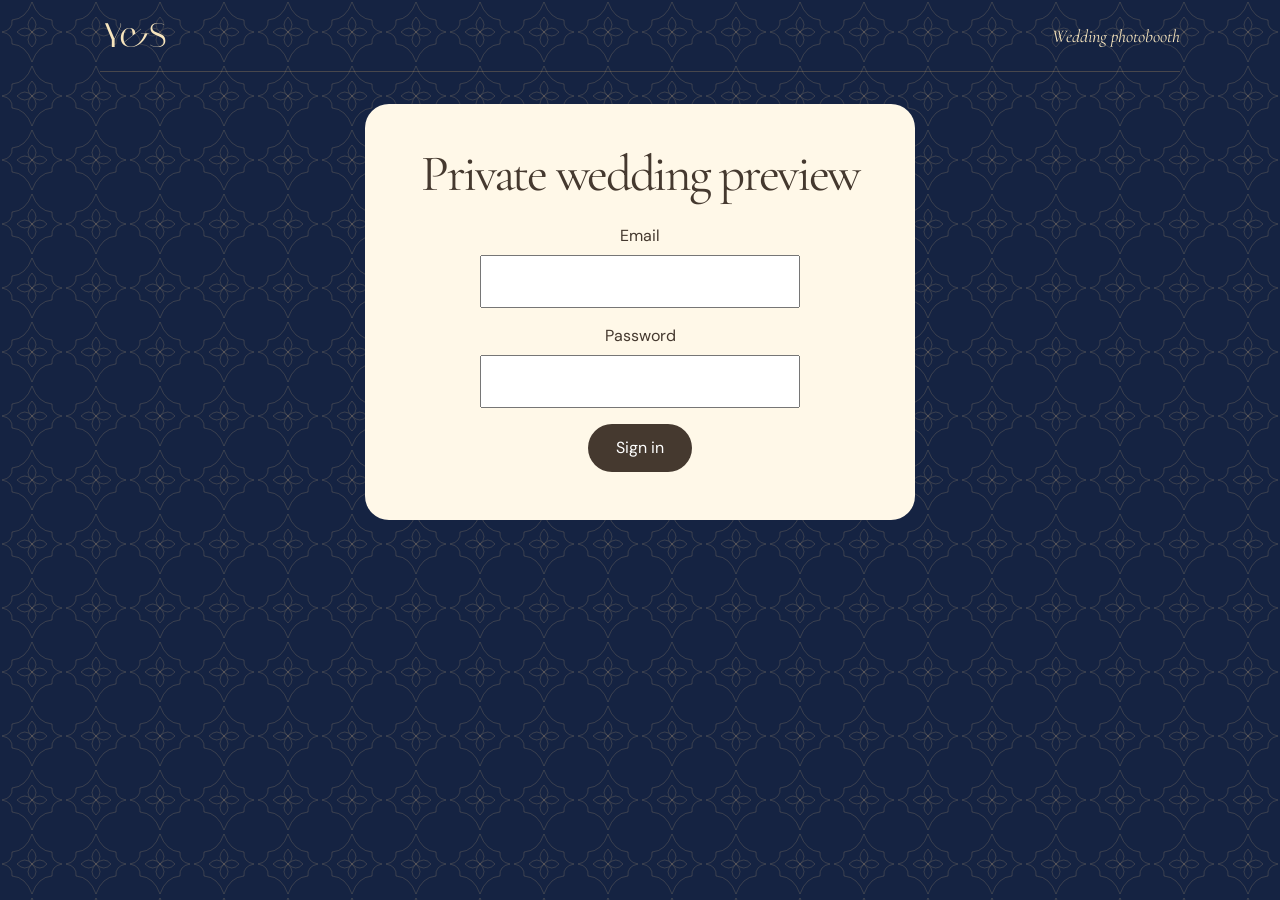
<file: index.html>
<!doctype html><html lang="en"><head><script>if(location.hostname==="test.yoghenshalini.com" && location.protocol!=="https:") location.replace("https://test.yoghenshalini.com"+location.pathname+location.search);</script><script>if(location.port==="4173")location.replace(location.protocol+"//"+location.hostname+":4174/")</script><meta charset="utf-8"><meta name="viewport" content="width=device-width, initial-scale=1, viewport-fit=cover"><meta name="theme-color" content="#152342"><title>Yoghender &amp; Shalini · Wedding Photobooth</title><link rel="stylesheet" href="https://fonts.googleapis.com/css2?family=Cormorant+Garamond:ital,wght@0,400;1,400&amp;family=DM+Sans:wght@400;500;600&amp;family=Italiana&amp;display=swap"><link rel="stylesheet" href="style.css"><link rel="stylesheet" href="/ceremony.css"></head><body><div id="private-login"><header><span class="seal">Y&amp;S</span><span>Wedding photobooth</span></header><main><section class="signin"><h2>Private wedding preview</h2><form><label>Email<input name="email" type="email" required autocomplete="username"></label><label>Password<input name="password" type="password" required autocomplete="current-password"></label><button>Sign in</button><p role="status"></p></form></section></main></div><div hidden id="private-app" data-scripts="/motion.js,/garden.js,/booth.js">
<header><span class="seal">Y<span>&</span>S</span><span>Wedding photobooth</span></header>
<main><canvas id="garden" width="800" height="920" hidden></canvas><section id="home">
<div class="portrait"><img width="768" height="1075" fetchpriority="high" alt="A couple in a royal-blue saree and off-white jippa leaning together in the afternoon light by forest-green shutters and a maroon courtyard wall." ></div>
<div class="invitation"><p class="eyebrow">The wedding of</p><h1>Yoghender<br><i>&amp; Shalini</i></h1><p class="tamil" lang="ta">திருமணம்</p><p class="note">We’re so glad you’re here. Pull someone close and take home four little memories of our wedding.</p><button id="enter">Let’s celebrate</button></div></section>
<section hidden id="camera" aria-label="Wedding camera">
<div class="camera-top"><button id="back" aria-label="Back to invitation">×</button><h2>Wedding camera</h2><span>3 sec</span></div>
<div class="view"><video muted autoplay playsinline></video><strong id="count"></strong><div id="progress" aria-hidden="true"><b></b><b></b><b></b><b></b></div></div>
<div class="deck"><p id="status" role="status"></p><fieldset id="filter"><legend>Photo filter</legend></fieldset>
<div class="shutter-row"><span class="mode">PHOTO</span><button id="nativePhoto" hidden type="button" aria-label="Take four photos individually using the phone camera">Phone camera</button><input id="nativeFile" type="file" accept="image/*" capture="user" hidden><button id="shoot" aria-label="Start four-shot countdown"></button><button id="flip" aria-label="Switch camera"><svg viewBox="0 0 24 24" fill="none" stroke="currentColor" stroke-width="1.7" aria-hidden="true"><path d="M3 11a9 9 0 0 1 15-6l3 3m0-5v5h-5M21 13a9 9 0 0 1-15 6l-3-3m0 5v-5h5"/></svg></button></div></div></section>
<section hidden id="processing"><p class="eyebrow">Yoghender &amp; Shalini</p><h2>Preparing your keepsake…</h2></section>
<section hidden id="result"><h2>Your wedding keepsake</h2><img id="print" alt="Your four wedding portraits in a floral Story frame"><a class="button" id="download" download="Yoghender-and-Shalini-wedding.jpg">Download photo</a><p id="saveStatus" role="status"></p><button hidden id="retrySave">Retry gallery save</button><button class="link" id="again">Rejoin the celebration</button></section></main>
</div><script type="module" src="/hosted.js"></script></body></html>
</file>
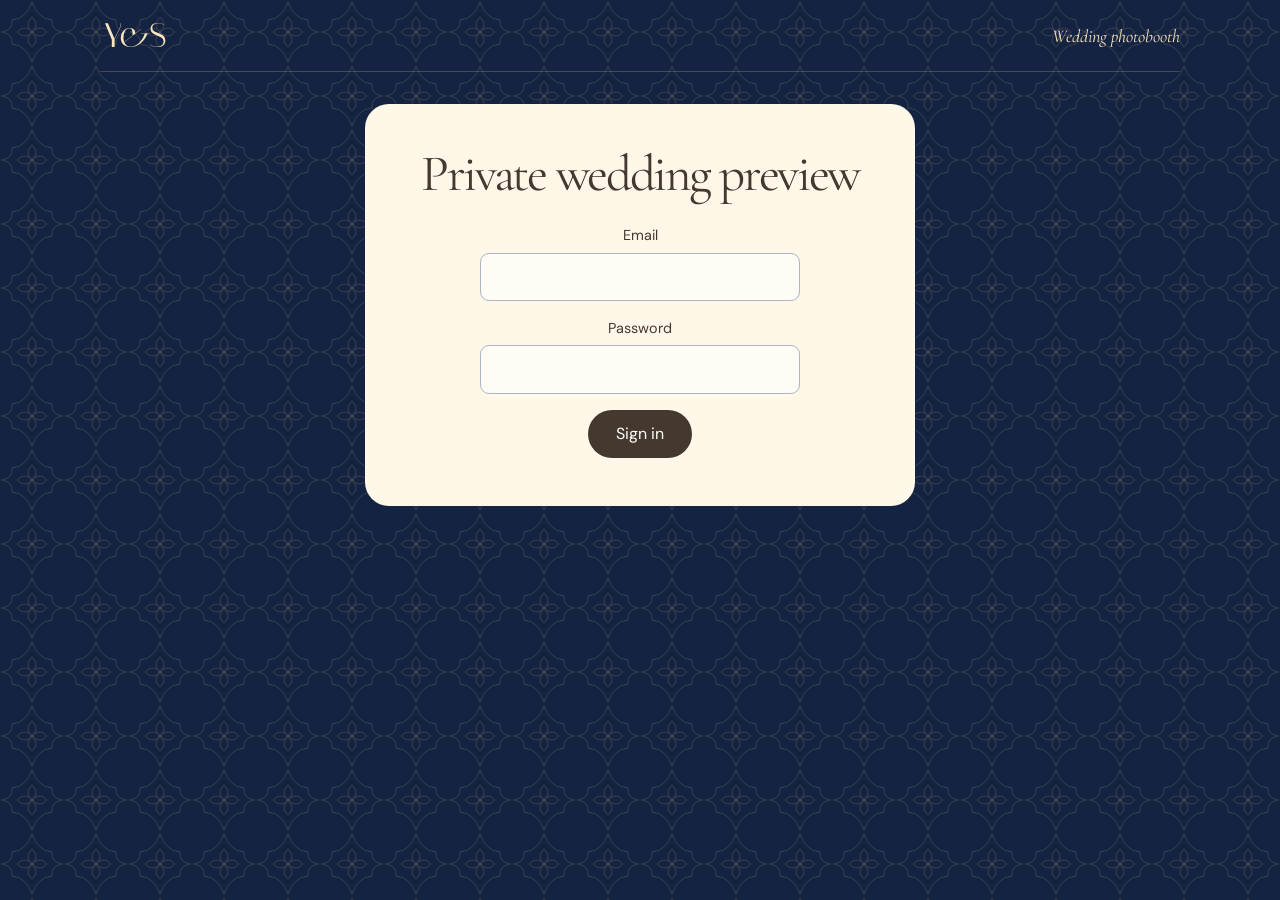
<file: gallery/index.html>
<!doctype html><html lang="en"><head><script>if(location.hostname==="test.yoghenshalini.com" && location.protocol!=="https:") location.replace("https://test.yoghenshalini.com"+location.pathname+location.search);</script><meta charset="utf-8"><meta name="viewport" content="width=device-width,initial-scale=1, viewport-fit=cover"><meta name="theme-color" content="#152342"><title>Wedding gallery · Yoghender &amp; Shalini</title><link rel="stylesheet" href="https://fonts.googleapis.com/css2?family=Cormorant+Garamond:ital,wght@0,400;1,400&amp;family=DM+Sans:wght@400;500;600&amp;family=Italiana&amp;display=swap"><link rel="stylesheet" href="/style.css"><link rel="stylesheet" href="gallery.css"><link rel="stylesheet" href="/ceremony.css"></head><body><div id="private-login"><header><span class="seal">Y&amp;S</span><span>Wedding photobooth</span></header><main><section class="signin"><h2>Private wedding preview</h2><form><label>Email<input name="email" type="email" required autocomplete="username"></label><label>Password<input name="password" type="password" required autocomplete="current-password"></label><button>Sign in</button><p role="status"></p></form></section></main></div><div hidden id="private-app" data-scripts="/motion.js,/garden.js,/gallery-cloud.js"><header><span class="seal">Y<span>&</span>S</span><span>Wedding gallery</span></header><main>
<div id="gate"><div class="art"><canvas id="garden" width="800" height="920" aria-hidden="true"></canvas></div><form><p class="eyebrow">Yoghender &amp; Shalini</p><h1>The wedding<br><i>gallery</i></h1><p>Enter the gallery PIN to find your photos.</p><label for="pin">Gallery PIN</label><input id="pin" type="password" inputmode="numeric" required autocomplete="current-password"><button>Open gallery</button><p role="status" id="error"></p></form></div>
<div id="album" hidden><div class="heading"><div><p class="eyebrow">Yoghender &amp; Shalini</p><h2>Wedding gallery</h2></div><button id="logout" class="light">Sign out</button></div><p id="hint"></p><div id="grid"></div></div></main>
<dialog><div class="heading"><h2>Your keepsake</h2><button class="light" id="close">Close</button></div><img id="large" alt="Selected four-shot wedding keepsake"><div id="actions"><button id="share">Share photo</button><a class="link" id="download" download="wedding-keepsake.jpg">Download</a></div><div hidden id="sharing"><img id="qr" alt="QR code for the selected keepsake"><div><strong>Scan to save</strong><p id="instructions">Connect to the same Wi-Fi and scan with your phone.</p><button id="air" class="light">Share via AirDrop</button><small id="airHint"></small></div></div></dialog>
</div><script type="module" src="/hosted.js"></script></body></html>
</file>
<file: style.css>
:root{--ink:#203e78;--paper:#faf8f2;color:var(--ink);background:var(--paper);font:16px/1.55 "Avenir Next",Arial,sans-serif}*{box-sizing:border-box}[hidden]{display:none!important}body{margin:0;background:radial-gradient(ellipse at 16% 55%,#e9edf16b,transparent 55%),var(--paper);min-height:100svh}header{margin:0 auto;width:min(91%,1250px);height:80px;border-bottom:1px solid #203e7835;display:flex;align-items:center;justify-content:space-between;font:italic 18px Georgia,serif}.seal{font:italic 31px Georgia;letter-spacing:-3px}.seal span{font-size:16px}main{max-width:1240px;margin:auto;padding:32px clamp(18px,4vw,60px)}#home{min-height:min(77svh,850px);display:grid;grid-template-columns:1fr 1fr;align-items:center;gap:6%}.art canvas{width:100%;display:block;max-height:74svh;object-fit:contain}.invitation{text-align:center}.eyebrow{text-transform:uppercase;letter-spacing:.26em;font-size:.8rem;font-weight:600}h1,h2{font-family:Georgia,serif;font-weight:400}h1{font-size:clamp(4rem,6.8vw,7.2rem);letter-spacing:-.07em;line-height:1;margin:22px 0 14px}h1 i{font-family:"Snell Roundhand","Apple Chancery",Georgia,cursive;font-weight:400;letter-spacing:-.055em}.tamil{font-size:1.1rem;color:#5e7190}.rule{display:flex;align-items:center;justify-content:center;gap:12px;color:#a28854}.rule:before,.rule:after{content:"";width:55px;height:1px;background:#bbac8c}.note{max-width:360px;margin:18px auto 25px;color:#46546b}button,.button,select{font:inherit;border-radius:30px}button,.button{display:inline-block;cursor:pointer;padding:13px 27px;border:1px solid transparent;background:var(--ink);color:white;text-decoration:none}button:hover,.button:hover{filter:brightness(1.16)}button:disabled{opacity:.54;cursor:default}.light,select{color:var(--ink);border:1px solid #b5bfd1;background:#ffffff80;padding:9px 15px}.link{display:block;margin:8px auto;background:transparent;color:var(--ink);text-decoration:underline;text-underline-offset:4px}section:not(#home){max-width:550px;margin:auto;text-align:center}h2{font-size:clamp(2rem,5vw,3.2rem);letter-spacing:-.045em;line-height:1.1;margin:10px 0 22px}.view{position:relative;overflow:hidden;border-radius:15px;aspect-ratio:4/3;background:#232d40}video{width:100%;height:100%;object-fit:cover}#count{position:absolute;inset:0;display:grid;place-items:center;color:white;text-shadow:0 1px 12px #000;font:5rem Georgia}.toolbar{display:flex;justify-content:center;align-items:center;gap:12px;flex-wrap:wrap;margin:14px auto}#print{display:block;max-width:100%;max-height:60svh;margin:0 auto 18px;box-shadow:0 8px 32px #1d355329}#processing{padding:20vh 0}@media(max-width:680px){header{height:56px}main{padding:18px 16px 28px}#home{display:flex;flex-direction:column;gap:12px}.art{width:min(100%,255px)}.art canvas{height:clamp(160px,27svh,255px)}h1{font-size:clamp(3.3rem,13vw,5rem);margin:9px 0}.eyebrow,.tamil{margin:6px}.note{margin:12px auto 18px;max-width:330px}.rule{margin-top:8px}}
body{background:radial-gradient(ellipse at 18% 56%,#e9dccd80,transparent 62%),#faf7ef}
body.shooting{background:#121515;color:#fff}body.shooting>header{display:none}body.shooting main{padding:0;max-width:none}
#camera{max-width:510px;min-height:100svh;margin:auto;display:flex;align-items:center;flex-direction:column;justify-content:center;padding:env(safe-area-inset-top) 10px max(8px,env(safe-area-inset-bottom));box-sizing:border-box}
.camera-top,.deck{width:min(100%,420px)}.camera-top,.shutter-row{display:flex;align-items:center;justify-content:space-between}.camera-top{padding:5px 0}.camera-top h2{font:italic 21px Georgia;margin:0}.camera-top span{color:#e0c38d;font-size:.83rem}.camera-top button,#flip{background:#313735;color:white;width:44px;height:44px;padding:0}.camera-top button{font-size:26px}.view{flex:none;aspect-ratio:2/3;width:min(100%,420px,calc((100svh - 250px) * .6667));min-width:165px;border-radius:5px;background:radial-gradient(ellipse at 50% 32%,#354642,#1f2725 60%,#131a18)}#progress{position:absolute;bottom:12px;left:50%;transform:translateX(-50%);display:flex;gap:5px;background:#101513a8;padding:7px 10px;border-radius:18px}#progress b{width:10px;height:4px;background:#bbc0bb;border-radius:3px}#progress .done{background:#efc87d}
#filter{border:0;margin:4px 0;padding:0;display:flex;justify-content:center;gap:6px}#filter legend{position:absolute;clip-path:inset(50%);width:1px;height:1px;overflow:hidden}#filter button{background:transparent;border:1px solid transparent;padding:5px 8px;color:#d3d8d3;font-size:14px;min-height:44px;border-radius:12px}#filter button:before{content:'';display:block;margin:0 auto 3px;width:25px;height:13px;border-radius:3px;background:linear-gradient(145deg,#eadbb9 35%,#b66e53 36% 58%,#566851 59%);filter:var(--look)}#filter button[aria-pressed=true]{border-color:#bc9a61;color:#f6d59a;background:#292c25}#status{font-size:14px;line-height:1.3;margin:8px 0;color:#dfded4}#shoot{width:66px;height:66px;border:3px solid white;padding:4px;background:#fcfaf4;background-clip:content-box;border-radius:50%}#shoot:active{transform:scale(.94)}#flip svg{width:23px;vertical-align:middle}.shutter-row{display:grid;grid-template-columns:1fr auto 1fr;justify-items:center;margin:6px auto 0}.mode{font-weight:600;letter-spacing:.12em;font-size:12px;color:#ebc579}#camera button:focus-visible{outline:3px solid #e9c57f;outline-offset:2px}
@keyframes ink-appear{from{opacity:0;transform:translateY(7px)}to{opacity:1;transform:translateY(0)}}
@keyframes screen-out{to{opacity:0}}
@keyframes screen-in{from{opacity:0}}
@media(prefers-reduced-motion:no-preference){
 .invitation h1,#gate h1{animation:ink-appear 1.15s cubic-bezier(.2,.68,.25,1) both}
 .invitation .tamil,.invitation .note,#gate form>p:not(.eyebrow){animation:ink-appear .95s .16s ease-out both}
 ::view-transition-old(root){animation:screen-out .23s ease-in both}
 ::view-transition-new(root){animation:screen-in .43s .16s ease-out both}
}
#home{position:relative;max-width:1000px;margin:0 auto;grid-template-columns:minmax(0,.9fr) minmax(0,1.1fr);gap:0;min-height:auto;background:#f7efdf;border:1px solid #c8b595;box-shadow:0 12px 50px #57472a10}
.portrait{position:relative;background:#7c8460;border:8px solid #eee4cd;outline:1px solid #a29573;outline-offset:-5px}.portrait img{width:100%;display:block;height:clamp(475px,72svh,720px);object-fit:cover;object-position:55% 63%}
#home .invitation{padding:24px clamp(16px,3vw,54px)}#home .eyebrow{color:#7f4638}#home h1{font-size:clamp(3.6rem,6.2vw,6.3rem)}#home .tamil{display:flex;justify-content:center;gap:12px;align-items:center;color:#795641}#home .tamil:before,#home .tamil:after{content:'';width:30px;height:1px;background:#b39974}#home .note{max-width:310px}#enter{background:#264b46}
#camera{max-width:900px}.camera-top,.deck{width:min(100%,720px)}#camera .view{aspect-ratio:3/4;width:min(100%,480px,calc((100svh - 250px) * .75))}.shutter-row{max-width:410px}
@media(max-width:680px){#home{display:block;max-width:440px}.portrait{border-width:5px}.portrait img{height:clamp(215px,36svh,330px);object-position:50% 27%}#home .invitation{padding:18px 16px 23px}#home h1{font-size:clamp(2.9rem,11vw,4.5rem);line-height:1.03}#home h1 br{display:none}#home h1 i{display:block}#home .note{margin:10px auto 15px}#home .eyebrow{margin-top:0}}
</file>
<file: ceremony.css>
:root{--lotus:url("data:image/svg+xml,%3Csvg%20xmlns%3D%22http%3A//www.w3.org/2000/svg%22%20viewBox%3D%220%200%20120%2048%22%20fill%3D%22none%22%20stroke%3D%22%23aa824c%22%20stroke-width%3D%221.35%22%3E%3Cpath%20d%3D%22M4%2033q14%206%2027-1t20%200m18%200q10-6%2020%200t27%201M37%2019q14-1%2023%2016-18%201-23-16zm46%200q-14-1-23%2016%2018%201%2023-16zM60%207q-13%2015%200%2026%2013-11%200-26zM46%2011q12%204%2014%2022m14-22q-12%204-14%2022M50%2039q10%205%2020%200%22/%3E%3Ccircle%20cx%3D%224%22%20cy%3D%2233%22%20r%3D%222%22/%3E%3Ccircle%20cx%3D%22116%22%20cy%3D%2233%22%20r%3D%222%22/%3E%3C/svg%3E");--weave:url("data:image/svg+xml,%3Csvg%20xmlns%3D%22http%3A//www.w3.org/2000/svg%22%20width%3D%2264%22%20height%3D%2264%22%20viewBox%3D%220%200%2064%2064%22%20fill%3D%22none%22%20stroke%3D%22%23d6b780%22%20stroke-opacity%3D%22.24%22%20stroke-width%3D%22.8%22%3E%3Cpath%20d%3D%22M32%202q6%2017%2020%2018-1%2010%2010%2012-11%202-10%2012-14%201-20%2018-6-17-20-18%201-10-10-12%2011-2%2010-12Q26%2019%2032%202Z%22/%3E%3Cpath%20d%3D%22M32%2017q-8%208%200%2015%208-7%200-15zm0%2015q-8%208%200%2015%208-7%200-15zm-15%200q8-8%2015%200-7%208-15%200zm15%200q8-8%2015%200-7%208-15%200z%22/%3E%3C/svg%3E");--royal:#152342;--wine:#602f35;--brass:#b59356;--sheet:#fff8e8;--lift:0 2px 3px #120c091a,0 10px 22px #131d1538,0 32px 58px -24px #0d1e18a8}
/* Woven surround and ivory invitation paper. */
body,body.shooting{background:var(--weave);background-color:var(--royal)}
header{height:72px;color:#f7e5bd;border-color:#b798614f;width:min(90%,1080px)}
header .seal{border:1px solid #bb9c6380;border-radius:50%;width:46px;height:46px;text-align:center;line-height:44px;font-size:25px;box-shadow:inset 0 0 0 3px #233e33,inset 0 0 0 4px #c3ad763a}
#home,#gate,#album,#result,#processing,dialog{
 background:radial-gradient(ellipse at top left,#fffdf5,transparent 64%),linear-gradient(130deg,#efe3ca,#fff8e9 54%,#f0e2c8);color:var(--ink);
 border:1px solid #c7a468;border-radius:30px;box-shadow:inset 0 0 0 5px #faf2de,inset 0 0 0 6px #ba976c8c,var(--lift)
}
#home{padding:clamp(22px,3.5vw,50px);gap:clamp(20px,3vw,48px);max-width:1050px;grid-template-columns:1fr 1fr}
.portrait{border:0;outline:0;border-radius:48% 48% 20px 20px;overflow:hidden;background:#755841;padding:5px;box-shadow:0 0 0 1px #987144,0 0 0 3px #f8e9cd,0 0 0 4px #b49869,0 14px 24px -8px #47311d88}
.portrait img{border-radius:inherit;height:clamp(420px,63svh,640px);object-position:50% 38%}
.portrait:after{content:'';position:absolute;inset:5px;border-radius:inherit;pointer-events:none;box-shadow:inset 0 0 22px #2616094d}
#home .invitation{padding:0} .invitation:before,#gate form:before,#processing:before,#result:before{content:'';display:block;width:92px;height:38px;background:var(--lotus) center/contain no-repeat;margin:0 auto 18px}
#home h1{font-size:clamp(3.8rem,6vw,6.4rem);color:#243b60}#home h1 i{color:var(--wine)}#home .note{color:#5c5145}
#enter,#gate form button,#download.button,#share,#retrySave{background:linear-gradient(#784249,#54272e);color:#fff6de;border:1px solid #a58157;box-shadow:inset 0 1px #ffffff35,0 3px 0 #43262c,0 8px 14px #653f302a}
#gate,#album,#result,#processing{padding:clamp(24px,4vw,48px)}#gate{min-height:65svh}#album .heading{border-bottom:1px solid #bfaa87;padding-bottom:18px}
#grid button{border:1px solid #c7ae84;background:#fff8e9;border-radius:16px;box-shadow:0 7px 18px #492c1e22}#grid img,#large,#print{border-radius:10px}
dialog{padding:25px}dialog::backdrop{background:#101b39e0}#result #print{max-height:54svh}#processing{margin:12svh auto}
body.shooting main{padding:10px}
#camera{width:min(100%,520px);min-height:calc(100svh - 20px);border-radius:26px;padding:8px clamp(10px,3vw,22px) max(12px,env(safe-area-inset-bottom));border:1px solid #af93624f;background:linear-gradient(155deg,#ffffff0d,transparent 70%),var(--royal);box-shadow:inset 0 1px #f1d2a52b,var(--lift)}
.camera-top{color:#f6e6c6;padding:5px 0 10px}.camera-top h2{font-size:24px}.camera-top button,#flip{background:#1b3262;border:1px solid #b596615e;box-shadow:inset 0 1px #ffffff18,0 3px 8px #0003}
#camera .view{border-radius:20px;background:#101d3a;box-shadow:0 0 0 1px #bc9e65,0 0 0 4px #101d3a,0 8px 24px #0005;width:min(100%,460px,calc((100svh - 272px) * .75))}
#camera video{object-fit:cover;display:block}#camera .deck{margin-top:12px}.shutter-row{margin-top:10px}#shoot{border-color:#d9bb83;background-color:#fff1d4;box-shadow:0 5px 12px #08181096}
#filter button[aria-pressed=true]{background:var(--wine);border-color:#d7b57e;color:#fff4da}#filter button{border-radius:13px}#status{color:#f1e8d6}
@media(max-width:680px){
 header{height:56px}header .seal{height:36px;width:36px;line-height:34px;font-size:21px}
 main{padding:16px 12px 28px}#home{padding:19px 18px 25px;border-radius:25px}
 .portrait{border-radius:44% 44% 14px 14px;padding:3px}.portrait img{height:clamp(200px,32svh,280px);object-position:50% 25%}
 #home .invitation{padding:14px 0 0}.invitation:before{width:66px;height:25px;margin:0 auto 4px}#home h1{font-size:clamp(2.8rem,11vw,4rem)}
 #gate{gap:0}#gate form:before{margin-bottom:6px}#album{padding:20px}dialog{padding:20px}
}
/* Flat controls. Depth belongs to the surface underneath each control. */
button,.button,#enter,#gate form button,#download.button,#share,#retrySave,#filter button,.camera-top button,#flip,#shoot,.light{
 box-sizing:border-box;max-inline-size:100%;min-inline-size:0;
 text-align:center;line-height:1.25;overflow-wrap:anywhere;
}
#enter,#gate form button,#download.button,#share,#retrySave{
 background:#67343c;border:1px solid transparent;border-radius:14px;
 box-shadow:0 4px 10px #442c281f;padding:14px 26px;
}
.light,.camera-top button,#flip{box-shadow:0 2px 6px #10251e26}
.camera-top button,#flip,#shoot{
 display:inline-grid;place-items:center;padding:0;aspect-ratio:1;border-radius:50%;flex-shrink:0
}
#shoot{padding:4px;box-shadow:0 3px 8px #0d211b40}
#flip svg{display:block;width:21px;height:21px}
.seal{display:inline-flex;align-items:center;justify-content:center;gap:1px;flex-shrink:0;letter-spacing:-1px;white-space:nowrap}
header .seal{font-size:21px;line-height:1;box-shadow:none}.seal span{font-size:11px;line-height:1}
#filter{flex-wrap:wrap}#filter button{min-width:52px;padding-inline:7px}
#actions,.heading{flex-wrap:wrap}#actions>*{flex-shrink:1}
#sharing>div,.heading>div,.invitation,form{min-width:0}
#sharing{flex-wrap:wrap}#sharing>div{flex:1 1 160px}
button:focus-visible,.button:focus-visible,a:focus-visible{outline:3px solid #ae8646;outline-offset:3px}
@media(max-width:680px){header .seal{font-size:17px}.seal span{font-size:9px}}
/* Reserve room for the controls first. The 3:4 finder uses the space left over. */
@media(max-width:700px),(max-height:600px){
 body.shooting main{padding:0}
 #camera{width:100%;max-width:none;height:100vh;height:100dvh;min-height:0;
  display:grid;grid-template-rows:auto minmax(0,1fr) auto;grid-template-columns:minmax(0,1fr);
  justify-items:center;align-items:center;gap:8px;border:0;border-radius:0;
  padding:max(6px,env(safe-area-inset-top)) max(12px,env(safe-area-inset-right)) max(10px,env(safe-area-inset-bottom)) max(12px,env(safe-area-inset-left))}
 .camera-top,.deck{max-width:460px}.camera-top{padding:0}
 #camera .view{height:100%;width:auto;min-width:0;max-width:100%;max-height:calc((100vw - 32px)*1.33333);aspect-ratio:3/4}
 #camera .deck{margin:0}.shutter-row{margin:4px auto 0}.deck #status{margin:3px 0 6px}
}
@media(max-width:370px),(max-height:650px){
 #camera{gap:5px}#camera #shoot{width:58px;height:58px}#camera #filter{margin:0}#camera #filter button:before{height:8px}
}
@media(orientation:landscape) and (max-height:600px){
 #camera{grid-template-columns:minmax(0,1fr) minmax(195px,34%);grid-template-rows:auto minmax(0,1fr);column-gap:18px;padding-inline:max(18px,env(safe-area-inset-left),env(safe-area-inset-right))}
 #camera .camera-top{grid-column:1/-1;max-width:none}#camera .view{grid-column:1;max-height:none}
 #camera .deck{grid-column:2;width:100%}#camera #filter{display:grid;grid-template-columns:repeat(2,minmax(0,1fr))}
 .shutter-row{grid-template-columns:1fr auto 1fr}.shutter-row .mode{font-size:10px}
}

/* Both names share one signature treatment on the invitation. */
:root{--ink:#45392f}
#home h1{
 font-family:"Snell Roundhand","Apple Chancery","Segoe Script","URW Chancery L",Georgia,cursive;
 font-style:italic;font-weight:400;letter-spacing:-.045em;line-height:1.12;color:var(--wine)
}
#home h1 i{font:inherit;letter-spacing:inherit;color:inherit}
#nativePhoto{justify-self:center;background:transparent;color:#f7dfb4;border:1px solid #b69b6a80;font-size:12px;padding:5px 8px;border-radius:12px;min-height:44px;max-width:70px}
html,body{overscroll-behavior:none}
html{background-color:var(--royal)}
body{min-height:100vh;min-height:100dvh;font-family:"DM Sans",sans-serif}
header{padding-top:env(safe-area-inset-top);height:calc(72px + env(safe-area-inset-top))}
body:not(.shooting) main{padding-bottom:max(28px,env(safe-area-inset-bottom));padding-inline-start:max(clamp(12px,4vw,60px),env(safe-area-inset-left));padding-inline-end:max(clamp(12px,4vw,60px),env(safe-area-inset-right))}
header .seal{height:auto;width:auto;border:0;border-radius:0;background:none;box-shadow:none;font:400 34px/1 "Italiana",Georgia,serif;letter-spacing:-2px;gap:3px}
header .seal span{font-size:.65em}
header,#home h1,h1,h1 i,h2,.camera-top h2,#count{font-family:"Cormorant Garamond",Georgia,serif}
#home h1,h1 i{font-style:italic}
.tamil{font-family:"Noto Serif Tamil",serif}
dialog{overscroll-behavior:contain}
@media(max-width:680px){header{height:calc(56px + env(safe-area-inset-top))}header .seal{font-size:30px}}

header .seal{padding:5px 4px;line-height:1.15}

.signin{padding:32px;background:#fff8e8;border-radius:24px}.signin input{display:block;margin:6px auto 16px;padding:12px;width:min(100%,320px);font:inherit}.signin label{display:block}

body.shooting #private-app>header{display:none}
</file>
<file: gallery/gallery.css>
#gate{display:grid;grid-template-columns:1fr 1fr;align-items:center;text-align:center;gap:5%;min-height:72vh}form{max-width:370px;margin:auto}form label{display:block;font-size:.9rem}input{display:block;margin:7px auto 14px;padding:12px 18px;width:min(100%,240px);font:inherit;border:1px solid #acb5c4;background:#ffffff90;border-radius:9px}.heading,#actions{display:flex;align-items:center;justify-content:space-between;gap:14px}.heading h2{margin:0}.heading button{white-space:nowrap}#grid{display:grid;grid-template-columns:repeat(auto-fill,minmax(min(100%,270px),1fr));gap:20px}#grid button{border-radius:8px;background:#fff;padding:7px;box-shadow:0 2px 10px #203e7819}#grid img,#large{width:100%;display:block}dialog{color:var(--ink);background:var(--paper);border:1px solid #b0b8c4;border-radius:16px;padding:20px;width:min(92vw,620px);max-height:90svh;overflow:auto}dialog::backdrop{background:#0e2046a8}dialog h2{font-size:1.9rem}#large{height:min(48svh,480px);object-fit:contain;margin:14px 0}#actions{justify-content:center}#actions a{margin:0}#sharing{display:flex;align-items:center;gap:14px;border-top:1px solid #bcc4d0;margin-top:15px;padding-top:15px}#qr{width:min(38%,170px)}#sharing p{margin:4px 0 8px}small{display:block}button:focus-visible,input:focus-visible,a:focus-visible{outline:3px solid #91723d;outline-offset:3px}@media(max-width:850px){#gate{display:flex;flex-direction:column;gap:8px}#gate .art{width:min(60%,280px)}#gate canvas{height:27svh}#gate h1{font-size:3.8rem}}
</file>
